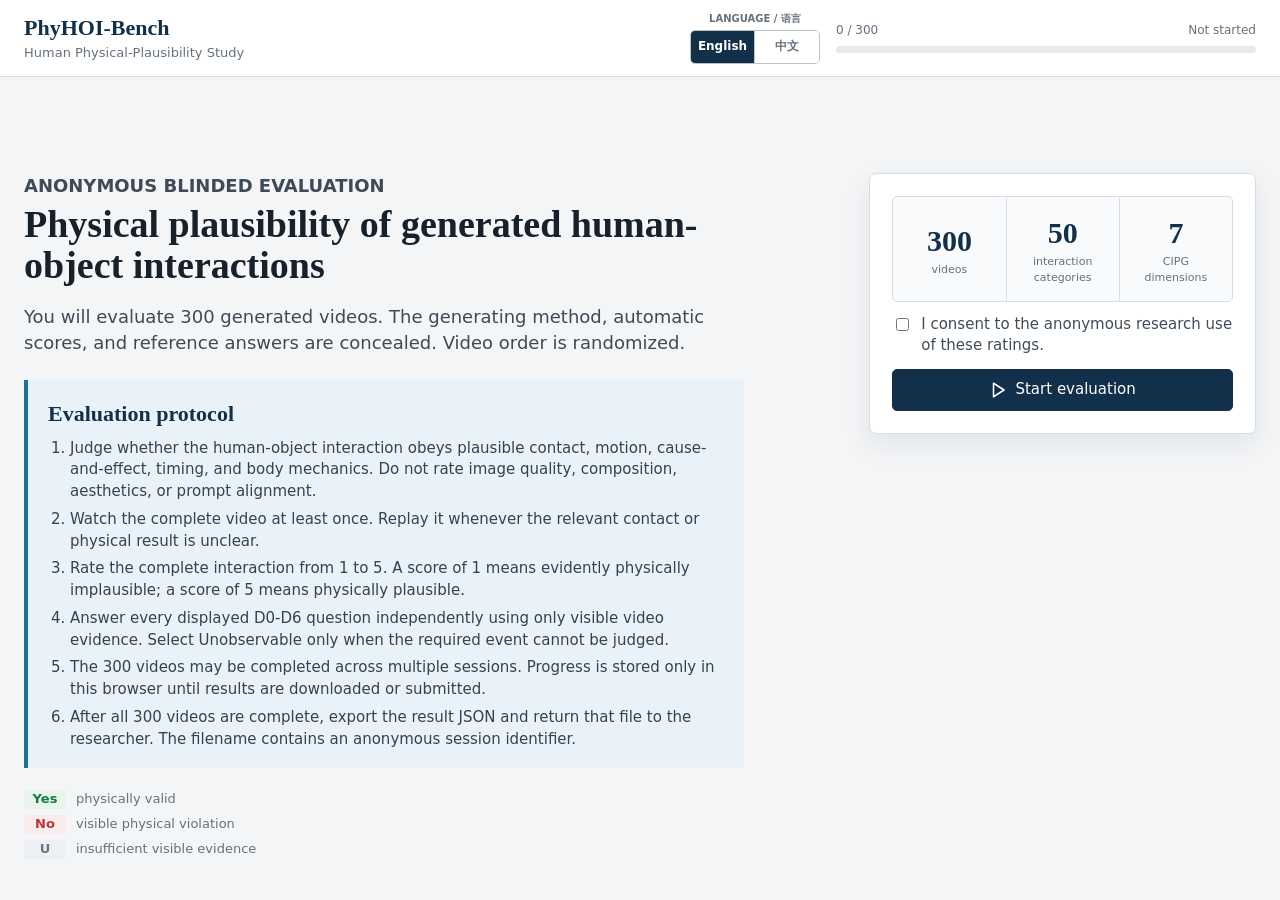
<file: index.html>
<!doctype html>
<html lang="en">
<head>
  <meta charset="utf-8">
  <meta name="viewport" content="width=device-width, initial-scale=1">
  <meta name="color-scheme" content="light">
  <title>PhyHOI-Bench User Study</title>
  <script>
    if (window.location.protocol === "file:") {
      window.location.replace("https://fenghe12.github.io/phyhoi-cipg-user-study/");
    }
  </script>
  <link rel="icon" href="data:,">
  <link rel="stylesheet" href="./styles.css?v=20260728-video-performance">
  <script src="./assets/lucide.min.js?v=0.468.0" defer></script>
  <script src="./config.js" defer></script>
  <script src="./app.js?v=20260728-video-performance" defer></script>
</head>
<body>
  <header class="topbar">
    <div>
      <div class="brand">PhyHOI-Bench</div>
      <div class="study-title" data-i18n="studyTitle">Human Physical-Plausibility Study</div>
    </div>
    <div class="topbar-actions">
      <div class="language-control">
        <span data-i18n="languageLabel">Language / 语言</span>
        <div class="language-switch" role="group" aria-label="Language / 语言">
          <button type="button" data-language="en" class="selected">English</button>
          <button type="button" data-language="zh">中文</button>
        </div>
      </div>
      <div class="progress-block" aria-label="Study progress">
        <div class="progress-copy">
          <span id="progressLabel">0 / 300</span>
          <span id="saveState" data-i18n="notStarted">Not started</span>
        </div>
        <div class="progress-track"><div id="progressFill"></div></div>
      </div>
    </div>
  </header>

  <main>
    <section id="setupView" class="setup-view">
      <div class="setup-copy">
        <p class="eyebrow" data-i18n="anonymousEvaluation">Anonymous blinded evaluation</p>
        <h1 data-i18n="setupHeading">Physical plausibility of generated human-object interactions</h1>
        <p data-i18n="setupIntro">
          You will evaluate 300 generated videos. The generating method, automatic
          scores, and reference answers are concealed. Video order is randomized.
        </p>
        <div class="protocol-panel">
          <h2 data-i18n="protocolHeading">Evaluation protocol</h2>
          <ol>
            <li data-i18n="protocolScope">Judge the physical plausibility of the interaction, not visual quality, aesthetics, or prompt alignment.</li>
            <li data-i18n="protocolWatch">Watch the complete video before rating it.</li>
            <li data-i18n="protocolLikert">Rate overall physical plausibility from 1 to 5.</li>
            <li data-i18n="protocolNodes">Label every listed D0-D6 node using only visible evidence.</li>
            <li data-i18n="protocolSessions">You may complete the study in multiple sessions; progress is stored in this browser.</li>
            <li data-i18n="protocolExport">After all videos are complete, export the result JSON and return the file to the researcher.</li>
          </ol>
        </div>
        <div class="setup-legend" aria-label="Verdict definitions">
          <span class="legend-yes" data-i18n="yes">Yes</span><span data-i18n="yesDefinition">physically valid</span>
          <span class="legend-no" data-i18n="no">No</span><span data-i18n="noDefinition">visible physical violation</span>
          <span class="legend-u" data-i18n="unobservableShort">U</span><span data-i18n="unobservableDefinition">insufficient visible evidence</span>
        </div>
      </div>
      <form id="setupForm" class="setup-form">
        <div class="study-facts">
          <div><strong>300</strong><span data-i18n="videos">videos</span></div>
          <div><strong>50</strong><span data-i18n="categories">interaction categories</span></div>
          <div><strong>7</strong><span data-i18n="dimensions">CIPG dimensions</span></div>
        </div>
        <label class="consent-row">
          <input id="consent" type="checkbox" required>
          <span data-i18n="consent">I consent to the anonymous research use of these ratings.</span>
        </label>
        <button type="submit" class="primary-button">
          <i data-lucide="play"></i>
          <span id="startButtonLabel" data-i18n="startEvaluation">Start evaluation</span>
        </button>
      </form>
    </section>

    <section id="studyView" class="study-view" hidden>
      <div class="instruction-band">
        <div class="instruction-heading">
          <div class="instruction-title">
            <i data-lucide="clipboard-check"></i>
            <strong data-i18n="instructions">Evaluation instructions</strong>
          </div>
          <p data-i18n="instructionScope">
            Judge physical plausibility only, not visual quality or prompt alignment. The response form shows only dimensions relevant to this interaction.
          </p>
        </div>
        <div class="instruction-steps">
          <span><b>1</b><span data-i18n="instructionWatch">Watch the full video.</span></span>
          <span><b>2</b><span data-i18n="instructionRate">Rate overall physical plausibility from 1 to 5.</span></span>
          <span><b>3</b><span data-i18n="instructionLabel">Answer each displayed dimension independently.</span></span>
          <span><b>4</b><span data-i18n="instructionEvidence">Use Yes, No, or Unobservable from visible evidence only.</span></span>
          <span><b>5</b><span data-i18n="instructionNoGuess">Do not guess hidden events or use Unobservable for a visible violation.</span></span>
        </div>
        <div id="dimensionGuide" class="dimension-guide" aria-label="CIPG dimension definitions"></div>
      </div>

      <div class="video-column">
        <div class="sample-meta">
          <span id="sampleIndex" class="sample-index"></span>
          <span class="blind-badge"><i data-lucide="eye-off"></i><span data-i18n="blinded">Method and automatic results hidden</span></span>
        </div>
        <div class="video-shell">
          <video id="studyVideo" controls playsinline preload="auto"></video>
        </div>
        <div class="scenario-band">
          <span data-i18n="scenario">Scenario</span>
          <p id="samplePrompt"></p>
        </div>
      </div>

      <form id="ratingForm" class="rating-column">
        <fieldset class="likert-panel">
          <legend data-i18n="overallPlausibility">Overall physical plausibility</legend>
          <p data-i18n="likertPrompt">How physically plausible is the complete interaction process?</p>
          <div id="likertScale" class="likert-scale" role="radiogroup" aria-label="Overall physical plausibility"></div>
          <div class="likert-anchors">
            <span data-i18n="evidentlyImplausible">Evidently implausible</span>
            <span data-i18n="physicallyPlausible">Physically plausible</span>
          </div>
        </fieldset>

        <div class="rating-head">
          <div>
            <p class="eyebrow" data-i18n="cipgDimensions">CIPG dimensions</p>
            <h2 data-i18n="nodeVerdicts">Node-wise judgments</h2>
          </div>
          <button id="replayButton" type="button" class="icon-button" data-i18n-title="replayVideo" title="Replay video">
            <i data-lucide="rotate-ccw"></i>
          </button>
        </div>

        <div id="nodeList" class="node-list"></div>

        <div class="nav-row">
          <button id="previousButton" type="button" class="secondary-button">
            <i data-lucide="arrow-left"></i>
            <span data-i18n="previous">Previous</span>
          </button>
          <button id="downloadProgressJson" type="button" class="secondary-button">
            <i data-lucide="download"></i>
            <span data-i18n="downloadProgressJson">Export current JSON</span>
          </button>
          <button id="nextButton" type="submit" class="primary-button">
            <span data-i18n="saveContinue">Save and continue</span>
            <i data-lucide="arrow-right"></i>
          </button>
        </div>
      </form>
    </section>

    <section id="completeView" class="complete-view" hidden>
      <i data-lucide="check-circle-2" class="complete-icon"></i>
      <h1 data-i18n="evaluationComplete">Evaluation complete</h1>
      <p id="completionSummary"></p>
      <div class="complete-actions">
        <button id="downloadJson" type="button" class="primary-button">
          <i data-lucide="download"></i>
          <span data-i18n="downloadJson">Export result JSON</span>
        </button>
        <button id="submitResults" type="button" class="primary-button" hidden>
          <i data-lucide="send"></i>
          <span data-i18n="submitResponses">Submit responses</span>
        </button>
      </div>
      <p id="submitStatus" class="submit-status"></p>
    </section>
  </main>
</body>
</html>
</file>
<file: styles.css>
:root {
  --bg: #f3f5f7;
  --surface: #ffffff;
  --surface-subtle: #f8fafb;
  --ink: #17212b;
  --muted: #65717d;
  --line: #d6dde3;
  --navy: #12304a;
  --blue: #246b9e;
  --blue-soft: #e8f2f8;
  --green: #16794b;
  --green-soft: #e8f5ed;
  --red: #b9363b;
  --red-soft: #faecec;
  --gray: #6d7680;
  --gray-soft: #edf0f2;
  --shadow: 0 10px 28px rgba(20, 35, 50, 0.08);
}

* { box-sizing: border-box; }
[hidden] { display: none !important; }

body {
  margin: 0;
  min-height: 100vh;
  background: var(--bg);
  color: var(--ink);
  font-family: Inter, ui-sans-serif, system-ui, -apple-system, BlinkMacSystemFont, "Segoe UI", sans-serif;
  font-size: 15px;
  line-height: 1.45;
  letter-spacing: 0;
}

button, input, select, textarea { font: inherit; }
button { cursor: pointer; }
button:disabled { cursor: default; opacity: 0.46; }

.topbar {
  position: sticky;
  top: 0;
  z-index: 20;
  display: flex;
  align-items: center;
  justify-content: space-between;
  gap: 24px;
  min-height: 76px;
  padding: 12px 24px;
  background: rgba(255, 255, 255, 0.97);
  border-bottom: 1px solid var(--line);
}

.brand {
  color: var(--navy);
  font-family: "Times New Roman", Times, serif;
  font-size: 22px;
  font-weight: 700;
}

.study-title { color: var(--muted); font-size: 13px; }
.topbar-actions { display: flex; align-items: center; gap: 16px; }
.language-control {
  display: grid;
  gap: 3px;
}
.language-control > span {
  color: var(--muted);
  font-size: 10px;
  font-weight: 700;
  text-align: center;
  text-transform: uppercase;
}
.language-switch {
  display: grid;
  grid-template-columns: repeat(2, 1fr);
  overflow: hidden;
  border: 1px solid #b8c3cc;
  border-radius: 5px;
}
.language-switch button {
  min-width: 64px;
  height: 32px;
  border: 0;
  border-right: 1px solid #b8c3cc;
  background: #fff;
  color: var(--muted);
  font-size: 12px;
  font-weight: 700;
}
.language-switch button:last-child { border-right: 0; }
.language-switch button.selected { background: var(--navy); color: #fff; }
.progress-block { width: min(420px, 46vw); }
.progress-copy { display: flex; justify-content: space-between; color: var(--muted); font-size: 12px; }
.progress-track { height: 7px; margin-top: 7px; overflow: hidden; background: #e5eaee; border-radius: 4px; }
#progressFill { width: 0; height: 100%; background: var(--green); transition: width 180ms ease; }

main { width: min(1440px, 100%); margin: 0 auto; padding: 24px; }

.setup-view {
  display: grid;
  grid-template-columns: minmax(0, 1.35fr) minmax(320px, 0.65fr);
  gap: 42px;
  align-items: start;
  padding-top: clamp(44px, 8vh, 92px);
}

.setup-copy { max-width: 760px; }
.eyebrow { margin: 0 0 5px; color: var(--blue); font-size: 12px; font-weight: 750; text-transform: uppercase; }
.setup-copy h1, .complete-view h1 { margin: 0 0 16px; font-family: "Times New Roman", Times, serif; font-size: 38px; line-height: 1.08; }
.setup-copy p { max-width: 700px; color: #3e4a55; font-size: 18px; }
.protocol-panel {
  max-width: 720px;
  margin-top: 24px;
  padding: 18px 20px;
  border-left: 4px solid var(--blue);
  background: var(--blue-soft);
}
.protocol-panel h2 {
  margin: 0 0 8px;
  color: var(--navy);
  font-family: "Times New Roman", Times, serif;
  font-size: 22px;
}
.protocol-panel ol { margin: 0; padding-left: 22px; color: #35434e; }
.protocol-panel li + li { margin-top: 6px; }
.setup-legend {
  display: grid;
  grid-template-columns: 42px 1fr;
  gap: 6px 10px;
  width: min(360px, 100%);
  margin-top: 22px;
  color: var(--muted);
  font-size: 13px;
}
.setup-legend span:nth-child(odd) { text-align: center; border-radius: 3px; font-weight: 750; }
.legend-yes { color: var(--green); background: var(--green-soft); }
.legend-no { color: var(--red); background: var(--red-soft); }
.legend-u { color: var(--gray); background: var(--gray-soft); }

.setup-form {
  display: grid;
  gap: 12px;
  padding: 22px;
  background: var(--surface);
  border: 1px solid var(--line);
  border-radius: 7px;
  box-shadow: var(--shadow);
}

.study-facts {
  display: grid;
  grid-template-columns: repeat(3, 1fr);
  gap: 1px;
  overflow: hidden;
  border: 1px solid var(--line);
  border-radius: 5px;
  background: var(--line);
}
.study-facts div {
  display: grid;
  align-content: center;
  min-height: 104px;
  padding: 12px;
  background: var(--surface-subtle);
  text-align: center;
}
.study-facts strong {
  color: var(--navy);
  font-family: "Times New Roman", Times, serif;
  font-size: 30px;
}
.study-facts span { color: var(--muted); font-size: 11px; }

input, select, textarea {
  width: 100%;
  border: 1px solid #bfc9d2;
  border-radius: 5px;
  background: #fff;
  color: var(--ink);
  padding: 10px 11px;
}

input:focus, select:focus, textarea:focus {
  outline: 2px solid rgba(36, 107, 158, 0.22);
  border-color: var(--blue);
}

.consent-row { display: flex; gap: 9px; align-items: flex-start; color: #414c56; }
.consent-row input { width: 17px; height: 17px; margin-top: 2px; }

.primary-button, .secondary-button, .icon-button {
  display: inline-flex;
  align-items: center;
  justify-content: center;
  gap: 8px;
  min-height: 40px;
  border-radius: 5px;
}

.primary-button { border: 1px solid var(--navy); background: var(--navy); color: #fff; padding: 9px 15px; }
.secondary-button { border: 1px solid #b8c3cc; background: #fff; color: var(--navy); padding: 9px 15px; }
.icon-button { width: 42px; border: 1px solid #b8c3cc; background: #fff; color: var(--navy); padding: 0; }
.primary-button svg, .secondary-button svg, .icon-button svg { width: 18px; height: 18px; }

.study-view {
  display: grid;
  grid-template-columns: minmax(0, 1.38fr) minmax(440px, 0.62fr);
  gap: 18px;
  align-items: start;
}

.instruction-band {
  grid-column: 1 / -1;
  display: grid;
  grid-template-columns: minmax(220px, 0.36fr) minmax(0, 1fr);
  gap: 10px 18px;
  align-items: start;
  padding: 13px 15px 15px;
  border: 1px solid #b8cedd;
  border-radius: 6px;
  background: var(--blue-soft);
}
.instruction-heading {
  display: grid;
  gap: 5px;
}
.instruction-title {
  display: flex;
  align-items: center;
  gap: 8px;
  color: var(--navy);
  white-space: nowrap;
}
.instruction-title svg { width: 20px; height: 20px; color: var(--blue); }
.instruction-heading p {
  margin: 0;
  color: #4f606d;
  font-size: 11px;
  line-height: 1.35;
}
.instruction-steps {
  display: grid;
  grid-template-columns: repeat(2, minmax(0, 1fr));
  gap: 8px 14px;
  color: #40505d;
  font-size: 11px;
}
.instruction-steps > span { display: flex; gap: 6px; align-items: flex-start; }
.instruction-steps b {
  display: inline-grid;
  flex: 0 0 20px;
  place-items: center;
  width: 20px;
  height: 20px;
  border-radius: 50%;
  background: var(--navy);
  color: #fff;
  font-size: 11px;
}
.dimension-guide {
  grid-column: 1 / -1;
  display: grid;
  grid-template-columns: repeat(4, minmax(0, 1fr));
  gap: 6px;
  padding-top: 10px;
  border-top: 1px solid #bfd2df;
}
.dimension-guide-item {
  min-width: 0;
  padding: 7px 8px;
  border: 1px solid #c8d6df;
  border-top: 3px solid var(--blue);
  border-radius: 4px;
  background: rgba(255, 255, 255, 0.78);
}
.dimension-guide-item.dimension-d1,
.dimension-guide-item.dimension-d2,
.dimension-guide-item.dimension-d3 { border-top-color: var(--green); }
.dimension-guide-item.dimension-d4,
.dimension-guide-item.dimension-d5,
.dimension-guide-item.dimension-d6 { border-top-color: #d38a25; }
.dimension-guide-name {
  display: flex;
  align-items: baseline;
  gap: 5px;
  color: var(--navy);
  font-size: 12px;
  font-weight: 750;
}
.dimension-guide-name b {
  color: var(--blue);
  font-family: "Times New Roman", Times, serif;
  font-size: 16px;
}
.dimension-guide-item p {
  margin: 2px 0 0;
  color: #53636f;
  font-size: 11px;
  line-height: 1.3;
}

.video-column, .rating-column {
  background: var(--surface);
  border: 1px solid var(--line);
  border-radius: 7px;
  box-shadow: var(--shadow);
  overflow: hidden;
}
.video-column {
  position: sticky;
  top: 94px;
}

.sample-meta, .rating-head {
  display: flex;
  align-items: center;
  justify-content: space-between;
  min-height: 58px;
  padding: 10px 14px;
  border-bottom: 1px solid var(--line);
  background: var(--surface-subtle);
}

.sample-index { font-weight: 750; }
.blind-badge {
  display: inline-flex;
  align-items: center;
  gap: 6px;
  color: var(--muted);
  font-size: 12px;
}
.blind-badge svg { width: 15px; height: 15px; }
.video-shell { background: #101418; }
.video-shell video { display: block; width: 100%; aspect-ratio: 16 / 9; object-fit: contain; }

.scenario-band {
  display: grid;
  grid-template-columns: 82px minmax(0, 1fr);
  gap: 12px;
  align-items: start;
  padding: 13px 15px;
  border-top: 1px solid #202a33;
}

.scenario-band span { color: var(--blue); font-size: 12px; font-weight: 750; text-transform: uppercase; }
.scenario-band p { margin: 0; color: #34414c; }

.rating-column { padding: 12px 0 14px; }
.likert-panel {
  margin: 0 12px 12px;
  padding: 12px;
  border: 1px solid #b8cedd;
  border-radius: 5px;
  background: #f7fbfd;
}
.likert-panel legend {
  padding: 0 6px;
  color: var(--navy);
  font-family: "Times New Roman", Times, serif;
  font-size: 19px;
  font-weight: 700;
}
.likert-panel p { margin: 0 0 10px; color: var(--muted); font-size: 12px; }
.likert-scale { display: grid; grid-template-columns: repeat(5, 1fr); gap: 6px; }
.likert-button {
  height: 42px;
  border: 1px solid #aebbc5;
  border-radius: 4px;
  background: #fff;
  color: var(--navy);
  font-family: "Times New Roman", Times, serif;
  font-size: 20px;
  font-weight: 700;
}
.likert-button:hover { border-color: var(--blue); background: var(--blue-soft); }
.likert-button.selected { border-color: var(--navy); background: var(--navy); color: #fff; }
.likert-anchors {
  display: flex;
  justify-content: space-between;
  gap: 12px;
  margin-top: 6px;
  color: var(--muted);
  font-size: 10px;
}
.rating-head { margin-bottom: 8px; }
.rating-head h2 { margin: 0; font-family: "Times New Roman", Times, serif; font-size: 25px; }
.node-list { display: grid; gap: 6px; padding: 0 12px 10px; }

.node-row {
  display: grid;
  grid-template-columns: minmax(0, 1fr) 204px;
  gap: 10px;
  align-items: center;
  min-height: 58px;
  padding: 7px 9px;
  border: 1px solid var(--line);
  border-radius: 5px;
  background: #fff;
}

.node-row.awaiting-overall { background: #f5f7f8; }
.node-name { display: flex; align-items: baseline; gap: 8px; font-weight: 750; }
.node-name b { color: var(--blue); font-family: "Times New Roman", Times, serif; font-size: 19px; }
.node-question {
  margin-top: 3px;
  color: #2f3d48;
  font-size: 13px;
  line-height: 1.38;
}
.node-description {
  margin-top: 4px;
  padding-top: 4px;
  border-top: 1px solid #e4e9ed;
  color: var(--muted);
  font-size: 11px;
  line-height: 1.34;
}

.verdict-control { display: grid; grid-template-columns: repeat(3, 1fr); gap: 4px; }
.verdict-control button {
  min-width: 0;
  height: 34px;
  border: 1px solid #bdc6ce;
  border-radius: 4px;
  background: #fff;
  color: #49545e;
  padding: 0 6px;
  font-size: 12px;
}

.verdict-control button[data-value="yes"].selected { border-color: var(--green); background: var(--green-soft); color: var(--green); }
.verdict-control button[data-value="no"].selected { border-color: var(--red); background: var(--red-soft); color: var(--red); }
.verdict-control button[data-value="unobservable"].selected { border-color: var(--gray); background: var(--gray-soft); color: #4f5962; }
.rating-notice {
  display: flex;
  gap: 8px;
  align-items: center;
  padding: 8px 10px;
  border: 1px dashed #b9c4cd;
  border-radius: 5px;
  color: var(--muted);
  font-size: 12px;
}
.rating-notice svg { width: 16px; height: 16px; }
.nav-row { display: grid; grid-template-columns: auto minmax(0, 1fr) auto; align-items: center; gap: 10px; padding: 0 12px; }
.nav-row #downloadProgressJson { justify-self: center; }

.complete-view {
  display: grid;
  justify-items: center;
  align-content: center;
  min-height: calc(100vh - 124px);
  text-align: center;
}

.complete-icon { width: 54px; height: 54px; color: var(--green); margin-bottom: 18px; }
.complete-view p { color: var(--muted); max-width: 680px; }
.complete-actions { display: flex; flex-wrap: wrap; justify-content: center; gap: 10px; margin-top: 14px; }
.submit-status { min-height: 22px; }

@media (max-width: 1020px) {
  .study-view { grid-template-columns: 1fr; }
  .instruction-steps { grid-template-columns: repeat(2, minmax(0, 1fr)); }
  .dimension-guide { grid-template-columns: repeat(2, minmax(0, 1fr)); }
  .rating-column { order: 2; }
  .video-column { position: static; order: 1; }
}

@media (max-width: 720px) {
  .topbar { align-items: flex-start; padding: 10px 14px; }
  .topbar-actions { align-items: flex-end; flex-direction: column; gap: 7px; }
  .progress-block { width: 48vw; }
  main { padding: 14px; }
  .setup-view { grid-template-columns: 1fr; gap: 18px; min-height: auto; padding-top: 32px; }
  .setup-copy h1, .complete-view h1 { font-size: 34px; }
  .study-view { gap: 12px; }
  .instruction-band { grid-template-columns: 1fr; gap: 8px; }
  .instruction-steps { grid-template-columns: 1fr; gap: 7px; }
  .dimension-guide { grid-template-columns: 1fr; }
  .node-row { grid-template-columns: 1fr; }
  .verdict-control { grid-template-columns: repeat(3, minmax(0, 1fr)); }
  .scenario-band { grid-template-columns: 1fr; gap: 4px; }
  .study-facts div { min-height: 86px; padding: 8px; }
  .nav-row { grid-template-columns: 1fr 1fr; }
  .nav-row #downloadProgressJson {
    grid-column: 1 / -1;
    grid-row: 1;
    justify-self: stretch;
  }
  .nav-row #previousButton { grid-column: 1; grid-row: 2; }
  .nav-row #nextButton { grid-column: 2; grid-row: 2; }
}
</file>
